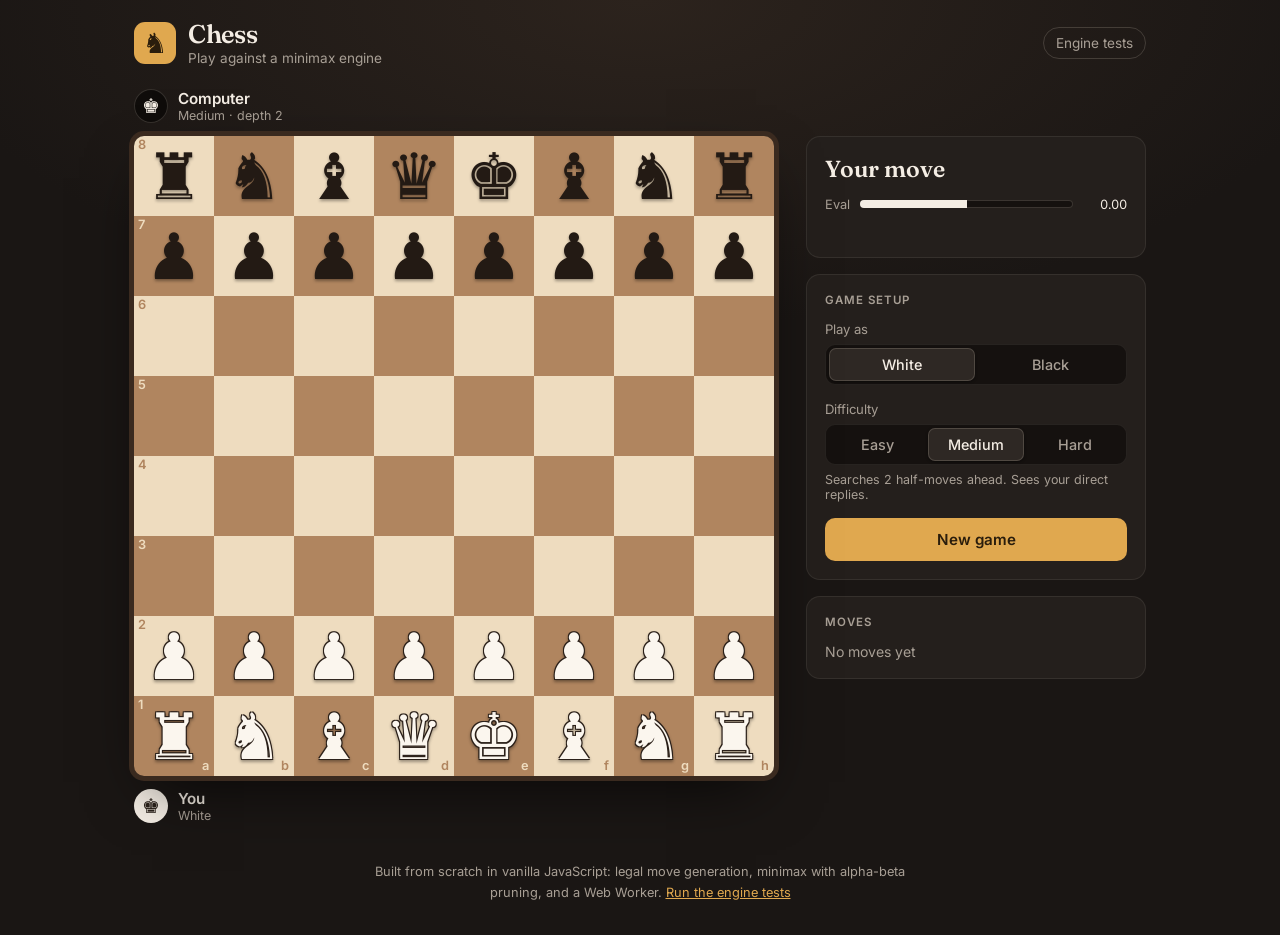
<file: index.html>
<!DOCTYPE html>
<html lang="en">
<head>
  <!-- The charset line lets the browser show the chess symbols (♚ ♛ ...) correctly. -->
  <meta charset="UTF-8">
  <!-- This line makes the page fit phone screens instead of showing a tiny desktop page. -->
  <meta name="viewport" content="width=device-width, initial-scale=1.0">
  <meta name="description" content="Play chess against a minimax engine with alpha-beta pruning, built from scratch in vanilla JavaScript.">
  <meta name="theme-color" content="#1a1614">
  <title>Chess vs Computer</title>

  <!-- Fonts: Fraunces for headings, Inter for everything else. If they fail
       to load, the page falls back to system fonts (see style.css). -->
  <link rel="preconnect" href="https://fonts.googleapis.com">
  <link rel="preconnect" href="https://fonts.gstatic.com" crossorigin>
  <link rel="stylesheet" href="https://fonts.googleapis.com/css2?family=Fraunces:opsz,wght@9..144,600&family=Inter:wght@400;500;600&display=swap">
  <link rel="stylesheet" href="css/style.css">
</head>
<body>
  <div class="app">
    <header class="topbar">
      <div class="brand">
        <span class="brand-mark" aria-hidden="true">♞&#xFE0E;</span>
        <div>
          <h1>Chess</h1>
          <p class="tagline">Play against a minimax engine</p>
        </div>
      </div>
      <a class="tests-link" href="tests.html">Engine tests</a>
    </header>

    <main class="layout">
      <!-- Left (or top, on phones): the board with a player bar above and below. -->
      <section class="board-column" aria-label="Game">
        <div id="opponent-bar" class="player-bar"></div>

        <div class="board-wrap">
          <!-- The board starts empty. JavaScript (ui.js) fills it with 64 squares. -->
          <div id="board" class="board" aria-label="Chessboard"></div>

          <!-- Shown over the board when the game ends. -->
          <div id="result" class="result" hidden>
            <div class="result-card">
              <p id="result-title" class="result-title"></p>
              <p id="result-text" class="result-text"></p>
              <div class="result-actions">
                <button id="result-new-game" type="button" class="primary">New game</button>
                <button id="result-close" type="button" class="secondary">View board</button>
              </div>
            </div>
          </div>
        </div>

        <div id="player-bar" class="player-bar"></div>
      </section>

      <!-- Right (or below, on phones): status, settings and the move list. -->
      <aside class="panel">
        <section class="card status-card">
          <p id="status" class="status">Your move</p>
          <div class="eval" title="Evaluation: positive means White is better">
            <span class="eval-label">Eval</span>
            <div class="eval-bar"><div id="eval-fill" class="eval-fill"></div></div>
            <span id="eval-text" class="eval-text">0.00</span>
          </div>
          <!-- What the computer did last (depth, positions searched, time). -->
          <p id="ai-info" class="ai-info"></p>
        </section>

        <section class="card">
          <h2>Game setup</h2>

          <!-- Your side applies when you press New game. -->
          <div class="field">
            <span class="field-label">Play as</span>
            <div class="segmented" role="radiogroup" aria-label="Play as">
              <input type="radio" name="side" id="side-w" value="w" checked>
              <label for="side-w">White</label>
              <input type="radio" name="side" id="side-b" value="b">
              <label for="side-b">Black</label>
            </div>
          </div>

          <!-- Difficulty = how many half-moves ahead the computer searches.
               It applies to the computer's next move. -->
          <div class="field">
            <span class="field-label">Difficulty</span>
            <div class="segmented" role="radiogroup" aria-label="Difficulty">
              <input type="radio" name="difficulty" id="difficulty-1" value="1">
              <label for="difficulty-1">Easy</label>
              <input type="radio" name="difficulty" id="difficulty-2" value="2" checked>
              <label for="difficulty-2">Medium</label>
              <input type="radio" name="difficulty" id="difficulty-4" value="4">
              <label for="difficulty-4">Hard</label>
            </div>
            <p id="difficulty-hint" class="hint"></p>
          </div>

          <button id="new-game" type="button" class="primary">New game</button>
        </section>

        <section class="card moves-card">
          <h2>Moves</h2>
          <ol id="move-history" class="move-list"></ol>
        </section>
      </aside>
    </main>

    <footer class="footer">
      Built from scratch in vanilla JavaScript: legal move generation, minimax with
      alpha-beta pruning, and a Web Worker. <a href="tests.html">Run the engine tests</a>
    </footer>
  </div>

  <!--
    The order of these scripts matters: each file can use what the files
    before it defined. board.js (the data) comes first, rules.js (how
    pieces move) next, evaluate.js (scoring positions), ai.js (the search),
    notation.js (writing moves as text), then ui.js (drawing), and main.js
    (which starts everything) last.
    (The AI normally runs in js/ai-worker.js, which loads its own copies;
    ai.js is loaded here too as a backup — see main.js.)
  -->
  <script src="js/board.js"></script>
  <script src="js/rules.js"></script>
  <script src="js/evaluate.js"></script>
  <script src="js/ai.js"></script>
  <script src="js/notation.js"></script>
  <script src="js/ui.js"></script>
  <script src="js/main.js"></script>
</body>
</html>
</file>
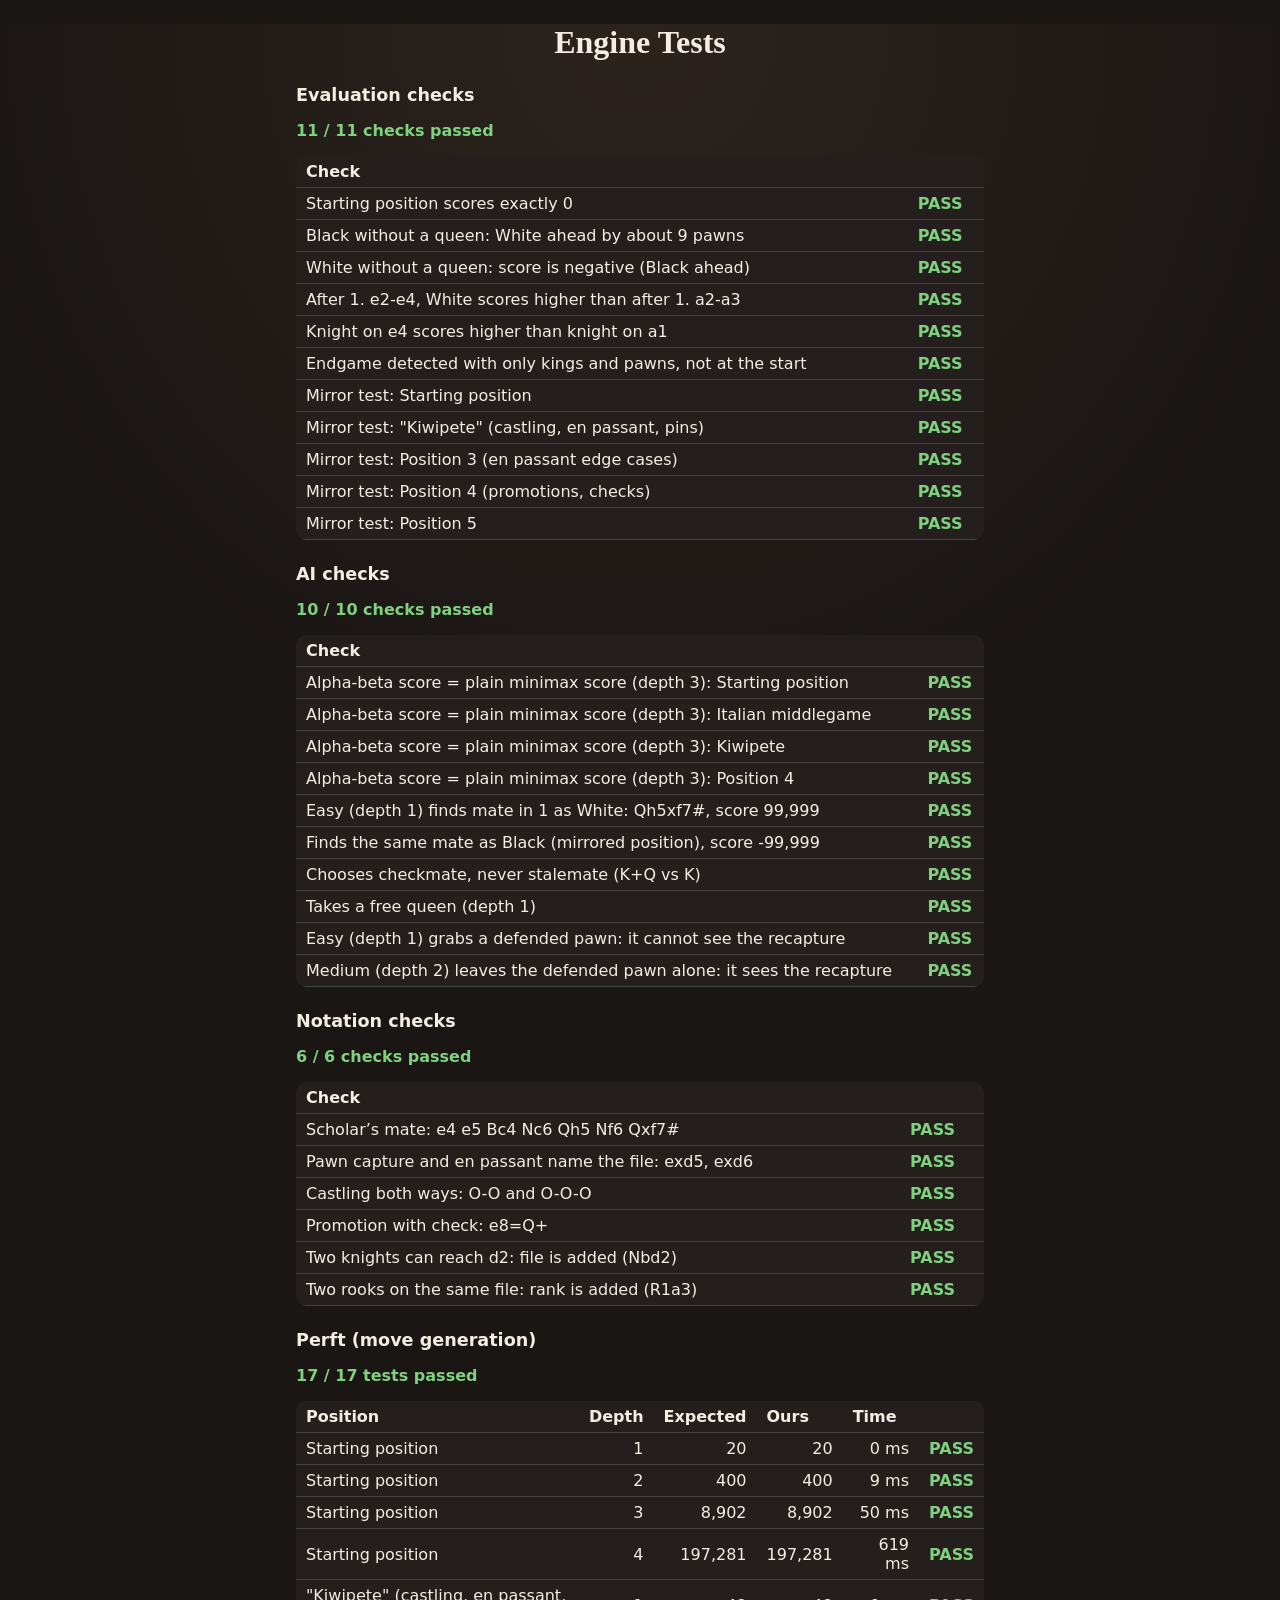
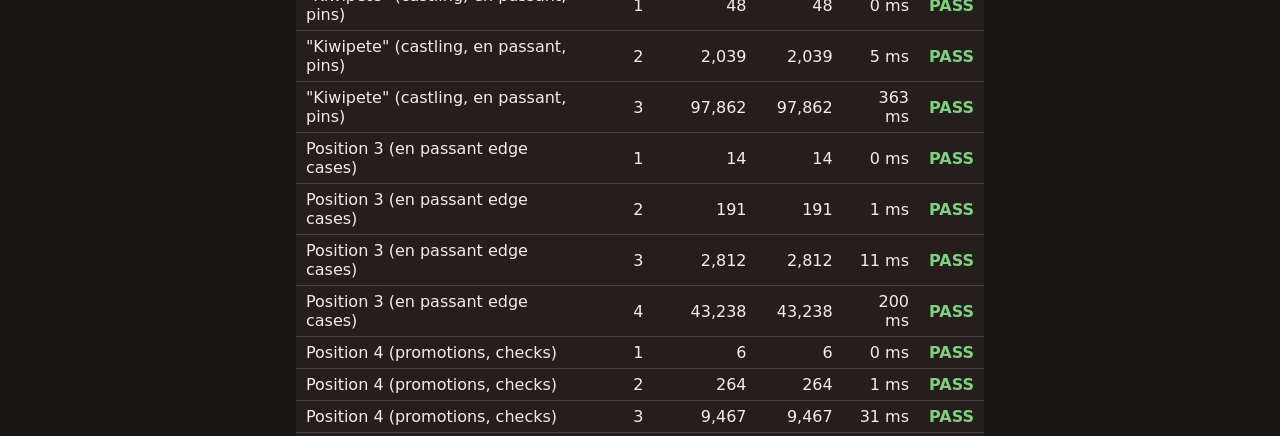
<file: tests.html>
<!DOCTYPE html>
<html lang="en">
<head>
  <meta charset="UTF-8">
  <meta name="viewport" content="width=device-width, initial-scale=1.0">
  <title>Engine Tests</title>
  <link rel="stylesheet" href="css/style.css">
  <style>
    header h1 { text-align: center; font-family: var(--font-display); font-weight: 600; margin: 24px 0 8px; }
    .tests { max-width: 720px; margin: 0 auto; padding: 0 16px 16px; }
    h2 { font-size: 1.1rem; margin: 24px 0 8px; }
    table { width: 100%; border-collapse: collapse; background: var(--surface); border-radius: 10px; overflow: hidden; }
    th, td { padding: 6px 10px; text-align: left; border-bottom: 1px solid #444; }
    td.num { text-align: right; font-variant-numeric: tabular-nums; }
    .pass { color: #7fd17f; font-weight: bold; }
    .fail { color: #ff6b6b; font-weight: bold; }
  </style>
</head>
<body>
  <header><h1>Engine Tests</h1></header>

  <!-- This page checks the engine using the same files as the game. -->
  <main class="tests">
    <h2>Evaluation checks</h2>
    <p id="eval-summary"></p>
    <table>
      <thead><tr><th>Check</th><th></th></tr></thead>
      <tbody id="eval-results"></tbody>
    </table>

    <h2>AI checks</h2>
    <p id="ai-summary">Running…</p>
    <table>
      <thead><tr><th>Check</th><th></th></tr></thead>
      <tbody id="ai-results"></tbody>
    </table>

    <h2>Notation checks</h2>
    <p id="san-summary">Running…</p>
    <table>
      <thead><tr><th>Check</th><th></th></tr></thead>
      <tbody id="san-results"></tbody>
    </table>

    <h2>Perft (move generation)</h2>
    <p id="summary">Running… (the browser may pause for a few seconds)</p>
    <table>
      <thead>
        <tr><th>Position</th><th>Depth</th><th>Expected</th><th>Ours</th><th>Time</th><th></th></tr>
      </thead>
      <tbody id="results"></tbody>
    </table>
    <p><a href="index.html" style="color: var(--accent)">Back to the game</a></p>
  </main>

  <script src="js/board.js"></script>
  <script src="js/rules.js"></script>
  <script src="js/evaluate.js"></script>
  <script src="js/ai.js"></script>
  <script src="js/notation.js"></script>
  <script src="js/perft.js"></script>
  <script>
    // ----------------------------------------------------------------------
    // Evaluation checks
    // ----------------------------------------------------------------------

    // Mirror a position: flip the board upside down and swap the colours of
    // every piece (and whose turn it is). The mirrored position is exactly
    // as good for Black as the original was for White, so a correct
    // evaluation must give the same number with the opposite sign.
    function mirrorGame(game) {
      const swap = piece => piece === null ? null : (piece[0] === 'w' ? 'b' : 'w') + piece[1];
      return {
        board: game.board.slice().reverse().map(row => row.map(swap)),
        turn: game.turn === 'w' ? 'b' : 'w',
        castling: { wK: game.castling.bK, wQ: game.castling.bQ, bK: game.castling.wK, bQ: game.castling.wQ },
        enPassant: game.enPassant && { row: 7 - game.enPassant.row, col: game.enPassant.col },
        history: [],
      };
    }

    // Play moves given as text like 'e2-e4' from the starting position.
    function gameAfter(moveTexts) {
      let game = createGame();
      for (const text of moveTexts) {
        game = applyMove(game, generateLegalMoves(game).find(m => moveToText(m) === text));
      }
      return game;
    }

    const EVAL_CHECKS = [
      {
        name: 'Starting position scores exactly 0',
        run: () => evaluate(createGame()) === 0,
      },
      {
        name: 'Black without a queen: White ahead by about 9 pawns',
        run: () => {
          const score = evaluate(createGameFromFEN('rnb1kbnr/pppppppp/8/8/8/8/PPPPPPPP/RNBQKBNR w KQkq - 0 1'));
          return score > 800 && score < 1000;
        },
      },
      {
        name: 'White without a queen: score is negative (Black ahead)',
        run: () => evaluate(createGameFromFEN('rnbqkbnr/pppppppp/8/8/8/8/PPPPPPPP/RNB1KBNR w KQkq - 0 1')) < -800,
      },
      {
        name: 'After 1. e2-e4, White scores higher than after 1. a2-a3',
        run: () => evaluate(gameAfter(['e2-e4'])) > evaluate(gameAfter(['a2-a3'])),
      },
      {
        name: 'Knight on e4 scores higher than knight on a1',
        run: () => evaluate(createGameFromFEN('4k3/8/8/8/4N3/8/8/4K3 w - - 0 1')) >
                   evaluate(createGameFromFEN('4k3/8/8/8/8/8/8/N3K3 w - - 0 1')),
      },
      {
        name: 'Endgame detected with only kings and pawns, not at the start',
        run: () => isEndgame(createGameFromFEN('4k3/pppp4/8/8/8/8/PPPP4/4K3 w - - 0 1').board) &&
                   !isEndgame(createGame().board),
      },
      // The mirror test, on every perft position (they are varied and tricky).
      ...PERFT_TESTS.map(test => ({
        name: 'Mirror test: ' + test.name,
        run: () => {
          const game = createGameFromFEN(test.fen);
          return evaluate(mirrorGame(game)) === -evaluate(game);
        },
      })),
    ];

    // ----------------------------------------------------------------------
    // AI checks
    // ----------------------------------------------------------------------

    // Plain minimax WITHOUT alpha-beta and without move ordering: it looks
    // at every single position. Slow, but obviously correct, so we use it
    // to check that pruning never changes the answer, only the speed.
    function plainMinimax(game, depth, ply) {
      if (depth === 0) return hasLegalMove(game) ? evaluate(game) : noMovesScore(game, ply);
      const moves = generateLegalMoves(game);
      if (moves.length === 0) return noMovesScore(game, ply);
      const scores = moves.map(m => plainMinimax(applyMove(game, m), depth - 1, ply + 1));
      return game.turn === 'w' ? Math.max(...scores) : Math.min(...scores);
    }

    const ITALIAN_FEN = 'r1bqk2r/pppp1ppp/2n2n2/2b1p3/2B1P3/2NP1N2/PPP2PPP/R1BQK2R w KQkq - 0 1';
    // After 1.e4 e5 2.Bc4 Nc6 3.Qh5 Nf6?? — White can mate with Qxf7.
    const SCHOLARS_FEN = 'r1bqkb1r/pppp1ppp/2n2n2/4p2Q/2B1P3/8/PPPP1PPP/RNB1K1NR w KQkq - 4 4';
    // White's queen can take the d5 pawn, but the c6 pawn takes back.
    const DEFENDED_PAWN_FEN = '4k3/8/2p5/3p4/8/8/3Q4/4K3 w - - 0 1';

    const AI_CHECKS = [
      ...[['Starting position', PERFT_TESTS[0].fen], ['Italian middlegame', ITALIAN_FEN],
          ['Kiwipete', PERFT_TESTS[1].fen], ['Position 4', PERFT_TESTS[3].fen]].map(([name, fen]) => ({
        name: 'Alpha-beta score = plain minimax score (depth 3): ' + name,
        run: () => {
          const game = createGameFromFEN(fen);
          return findBestMove(game, 3).score === plainMinimax(game, 3, 0);
        },
      })),
      {
        name: 'Easy (depth 1) finds mate in 1 as White: Qh5xf7#, score 99,999',
        run: () => {
          const r = findBestMove(createGameFromFEN(SCHOLARS_FEN), 1);
          return moveToText(r.move) === 'Qh5xf7' && r.score === MATE_SCORE - 1;
        },
      },
      {
        name: 'Finds the same mate as Black (mirrored position), score -99,999',
        run: () => {
          const r = findBestMove(mirrorGame(createGameFromFEN(SCHOLARS_FEN)), 1);
          return moveToText(r.move) === 'Qh4xf2' && r.score === -(MATE_SCORE - 1);
        },
      },
      {
        name: 'Chooses checkmate, never stalemate (K+Q vs K)',
        run: () => {
          const game = createGameFromFEN('7k/8/6K1/8/8/8/8/5Q2 w - - 0 1');
          const r = findBestMove(game, 2);
          return getGameStatus(applyMove(game, r.move)).result === 'checkmate';
        },
      },
      {
        name: 'Takes a free queen (depth 1)',
        run: () => moveToText(findBestMove(createGameFromFEN('4k3/8/8/3q4/8/4N3/8/4K3 w - - 0 1'), 1).move) === 'Ne3xd5',
      },
      {
        name: 'Easy (depth 1) grabs a defended pawn: it cannot see the recapture',
        run: () => moveToText(findBestMove(createGameFromFEN(DEFENDED_PAWN_FEN), 1).move) === 'Qd2xd5',
      },
      {
        name: 'Medium (depth 2) leaves the defended pawn alone: it sees the recapture',
        run: () => moveToText(findBestMove(createGameFromFEN(DEFENDED_PAWN_FEN), 2).move) !== 'Qd2xd5',
      },
    ];

    // ----------------------------------------------------------------------
    // Notation checks
    // ----------------------------------------------------------------------

    // Play moves given in long notation ('e2-e4') from a FEN position and
    // return them in standard notation (SAN).
    function sanOf(fen, moveTexts) {
      let game = createGameFromFEN(fen);
      const result = [];
      for (const text of moveTexts) {
        const move = generateLegalMoves(game).find(m => moveToText(m) === text);
        result.push(moveToSAN(game, move));
        game = applyMove(game, move);
      }
      return result.join(' ');
    }

    const START = PERFT_TESTS[0].fen;

    const SAN_CHECKS = [
      {
        name: 'Scholar’s mate: e4 e5 Bc4 Nc6 Qh5 Nf6 Qxf7#',
        run: () => sanOf(START, ['e2-e4', 'e7-e5', 'Bf1-c4', 'Nb8-c6', 'Qd1-h5', 'Ng8-f6', 'Qh5xf7']) ===
          'e4 e5 Bc4 Nc6 Qh5 Nf6 Qxf7#',
      },
      {
        name: 'Pawn capture and en passant name the file: exd5, exd6',
        run: () => sanOf('4k3/8/8/3pP3/8/8/8/4K3 w - d6 0 1', ['e5xd6']) === 'exd6' &&
          sanOf(START, ['e2-e4', 'd7-d5', 'e4xd5']) === 'e4 d5 exd5',
      },
      {
        name: 'Castling both ways: O-O and O-O-O',
        run: () => sanOf('r3k2r/8/8/8/8/8/8/R3K2R w KQkq - 0 1', ['O-O', 'O-O-O']) === 'O-O O-O-O',
      },
      {
        name: 'Promotion with check: e8=Q+',
        run: () => sanOf('7k/4P3/8/8/8/8/8/K7 w - - 0 1', ['e7-e8=Q']) === 'e8=Q+',
      },
      {
        name: 'Two knights can reach d2: file is added (Nbd2)',
        run: () => sanOf('4k3/8/8/8/8/5N2/8/1N2K3 w - - 0 1', ['Nb1-d2']) === 'Nbd2',
      },
      {
        name: 'Two rooks on the same file: rank is added (R1a3)',
        run: () => sanOf('4k3/8/8/R7/8/8/8/R3K3 w - - 0 1', ['Ra1-a3']) === 'R1a3',
      },
    ];

    // Run a list of checks one at a time, adding a row for each.
    async function runChecks(checks, bodyId, summaryId) {
      const body = document.getElementById(bodyId);
      let passed = 0;
      for (const check of checks) {
        await new Promise(resolve => setTimeout(resolve, 0)); // let the page redraw
        const pass = check.run();
        if (pass) passed++;
        const tr = document.createElement('tr');
        tr.innerHTML = '<td>' + check.name + '</td>' +
          '<td class="' + (pass ? 'pass">PASS' : 'fail">FAIL') + '</td>';
        body.appendChild(tr);
      }
      const summary = document.getElementById(summaryId);
      summary.textContent = passed + ' / ' + checks.length + ' checks passed';
      summary.className = passed === checks.length ? 'pass' : 'fail';
    }

    // ----------------------------------------------------------------------
    // Perft
    // ----------------------------------------------------------------------
    const resultsElement = document.getElementById('results');
    const summaryElement = document.getElementById('summary');

    function addRow(r) {
      const tr = document.createElement('tr');
      tr.innerHTML =
        '<td>' + r.name + '</td>' +
        '<td class="num">' + r.depth + '</td>' +
        '<td class="num">' + r.expected.toLocaleString('en') + '</td>' +
        '<td class="num">' + r.actual.toLocaleString('en') + '</td>' +
        '<td class="num">' + r.ms + ' ms</td>' +
        '<td class="' + (r.pass ? 'pass">PASS' : 'fail">FAIL') + '</td>';
      resultsElement.appendChild(tr);
    }

    // Run the tests one at a time. The short pause (setTimeout) between
    // them gives the browser a chance to draw each new row.
    async function runPerft() {
      let passed = 0;
      let total = 0;
      for (const test of PERFT_TESTS) {
        for (let depth = 1; depth <= test.expected.length; depth++) {
          await new Promise(resolve => setTimeout(resolve, 0));
          const result = runPerftCase(test, depth);
          addRow(result);
          total++;
          if (result.pass) passed++;
        }
      }
      summaryElement.textContent = passed + ' / ' + total + ' tests passed';
      summaryElement.className = passed === total ? 'pass' : 'fail';
    }

    async function runAll() {
      await runChecks(EVAL_CHECKS, 'eval-results', 'eval-summary');
      await runChecks(AI_CHECKS, 'ai-results', 'ai-summary');
      await runChecks(SAN_CHECKS, 'san-results', 'san-summary');
      await runPerft();
    }

    runAll();
  </script>
</body>
</html>
</file>
<file: css/style.css>
/* =====================================================================
   Walnut theme: a warm wood board on an espresso page, with amber accents.
   ===================================================================== */

/* ===== Design tokens: every colour, font and size lives here ===== */
:root {
  /* Page and surfaces */
  --bg: #1a1614;
  --surface: #241f1c;
  --surface-raised: #2e2824;
  --surface-sunken: #15110f;
  --border: rgba(255, 240, 220, 0.08);
  --border-strong: rgba(255, 240, 220, 0.16);

  /* Text */
  --text: #f4ede4;
  --text-muted: #a89f95;

  /* Accent (buttons, highlights) */
  --accent: #e0a84f;
  --accent-hover: #ecb963;
  --accent-ink: #2a1d0c; /* text on top of the accent colour */
  --danger: #ef7a6e;

  /* Board */
  --light-square: #eedcbf;
  --dark-square: #b0855f;
  --frame: #3a2a1f;
  --highlight: rgba(232, 178, 82, 0.42);
  --highlight-strong: rgba(232, 178, 82, 0.68);
  --hint: rgba(52, 34, 20, 0.3); /* legal-move dots and rings */

  /* Fonts (the second names are fallbacks if the web fonts don't load) */
  --font-body: "Inter", system-ui, -apple-system, "Segoe UI", Roboto, sans-serif;
  --font-display: "Fraunces", Georgia, "Times New Roman", serif;

  --radius: 14px;

  /* Board size. On phones: the screen width minus the 16px margins.
     Everything on the board (pieces, dots, labels) is sized from this. */
  --board-size: min(calc(100vw - 32px), 560px);
  --square: calc(var(--board-size) / 8);
}

/* On wide screens the board grows to fit the window height, but leaves
   room for the side panel. */
@media (min-width: 960px) {
  :root {
    --board-size: max(380px, min(640px, calc(100vh - 190px), calc(100vw - 460px)));
  }
}

* {
  box-sizing: border-box;
}

html {
  background: var(--bg);
}

body {
  margin: 0;
  min-height: 100vh;
  color: var(--text);
  font-family: var(--font-body);
  /* A soft warm glow at the top of the page. */
  background: radial-gradient(ellipse 80% 50% at 50% 0%, #2c231d 0%, var(--bg) 70%) no-repeat, var(--bg);
  -webkit-font-smoothing: antialiased;
}

a {
  color: var(--accent);
}

.app {
  max-width: 1120px;
  margin: 0 auto;
  padding: 20px 16px 32px;
}

/* ===== Header ===== */
.topbar {
  display: flex;
  align-items: center;
  justify-content: space-between;
  gap: 16px;
  max-width: calc(var(--board-size) + 340px + 32px);
  margin: 0 auto 20px;
}

.brand {
  display: flex;
  align-items: center;
  gap: 12px;
}

.brand-mark {
  display: grid;
  place-items: center;
  width: 42px;
  height: 42px;
  border-radius: 11px;
  background: var(--accent);
  color: var(--accent-ink);
  font-size: 28px;
  line-height: 1;
}

.brand h1 {
  margin: 0;
  font-family: var(--font-display);
  font-size: 1.6rem;
  font-weight: 600;
  letter-spacing: -0.01em;
  line-height: 1.1;
}

.tagline {
  margin: 2px 0 0;
  font-size: 0.85rem;
  color: var(--text-muted);
}

.tests-link {
  font-size: 0.85rem;
  color: var(--text-muted);
  text-decoration: none;
  padding: 7px 12px;
  border: 1px solid var(--border-strong);
  border-radius: 999px;
  transition: color 0.15s, border-color 0.15s;
}

.tests-link:hover {
  color: var(--text);
  border-color: var(--accent);
}

/* ===== Page layout =====
   Phones: everything stacked in one column.
   Wide screens: board on the left, panel on the right. */
.layout {
  display: flex;
  flex-direction: column;
  align-items: center;
  gap: 20px;
}

@media (min-width: 960px) {
  .layout {
    flex-direction: row;
    justify-content: center;
    align-items: flex-start;
    gap: 32px;
  }
}

.board-column {
  width: var(--board-size);
  display: flex;
  flex-direction: column;
  gap: 10px;
}

/* ===== Player bars ===== */
.player-bar {
  display: flex;
  align-items: center;
  gap: 10px;
  min-height: 40px;
}

.avatar {
  display: grid;
  place-items: center;
  flex: none;
  width: 34px;
  height: 34px;
  border-radius: 50%;
  font-size: 20px;
  line-height: 1;
}

.avatar.white {
  background: #f4ede4;
  color: #2a211a;
}

.avatar.black {
  background: #0f0c0a;
  color: #f4ede4;
  box-shadow: inset 0 0 0 1px var(--border-strong);
}

.player-names {
  display: flex;
  flex-direction: column;
  line-height: 1.25;
}

.player-name {
  font-weight: 600;
  font-size: 0.95rem;
}

.player-detail {
  font-size: 0.78rem;
  color: var(--text-muted);
}

.captured {
  display: flex;
  align-items: center;
  flex-wrap: wrap;
  margin-left: 4px;
  font-size: 1.05rem;
  line-height: 1;
}

.captured-piece {
  margin-right: -0.15em; /* pieces overlap a little, like a small stack */
}

.captured-piece.white {
  color: #f4ede4;
}

.captured-piece.black {
  color: #8a7f74;
}

.material-lead {
  margin-left: 8px;
  font-size: 0.8rem;
  font-weight: 600;
  color: var(--text-muted);
}

/* "Thinking" with three pulsing dots, pushed to the right edge. */
.thinking {
  display: inline-flex;
  align-items: center;
  gap: 4px;
  margin-left: auto;
  padding: 5px 10px;
  border-radius: 999px;
  background: rgba(224, 168, 79, 0.12);
  color: var(--accent);
  font-size: 0.78rem;
  font-weight: 500;
}

.thinking i {
  width: 5px;
  height: 5px;
  border-radius: 50%;
  background: currentColor;
  animation: thinking-dot 1.2s ease-in-out infinite;
}

.thinking i:nth-child(2) { animation-delay: 0.15s; }
.thinking i:nth-child(3) { animation-delay: 0.3s; }

@keyframes thinking-dot {
  0%, 80%, 100% { opacity: 0.25; transform: translateY(0); }
  40% { opacity: 1; transform: translateY(-2px); }
}

/* ===== The board ===== */
.board-wrap {
  position: relative; /* the result card is placed on top of the board */
  border-radius: 10px;
  /* A thin dark-wood frame plus a deep soft shadow underneath. */
  box-shadow:
    0 0 0 5px var(--frame),
    0 24px 60px -18px rgba(0, 0, 0, 0.75);
}

/* CSS Grid splits the board into 8 equal columns and 8 equal rows. */
.board {
  display: grid;
  grid-template-columns: repeat(8, 1fr);
  grid-template-rows: repeat(8, 1fr);
  width: var(--board-size);
  height: var(--board-size);
  border-radius: 10px;
  user-select: none;   /* no text highlighting while clicking or dragging */
  touch-action: none;  /* on phones, dragging a piece must not scroll the page */
}

.square {
  position: relative; /* lets highlights, dots and labels sit inside it */
  display: flex;
  align-items: center;
  justify-content: center;
}

.square.light { background: var(--light-square); }
.square.dark  { background: var(--dark-square); }

/* Round the four corner squares to match the board's rounded corners.
   (We don't use overflow: hidden on the board, because a dragged piece
   must be able to move outside it.) */
.square:nth-child(1)  { border-top-left-radius: 10px; }
.square:nth-child(8)  { border-top-right-radius: 10px; }
.square:nth-child(57) { border-bottom-left-radius: 10px; }
.square:nth-child(64) { border-bottom-right-radius: 10px; }

/* ===== Square highlights =====
   ::before is a see-through colour layer on top of the square, so the
   highlight tints the wood instead of replacing it. */
.square::before {
  content: "";
  position: absolute;
  inset: 0;
  border-radius: inherit;
  pointer-events: none;
}

.square.last-move::before { background: var(--highlight); }
.square.selected::before  { background: var(--highlight-strong); }

/* Check: a red glow behind the king, which "pops" in once. */
.square.in-check::before {
  background: radial-gradient(circle, rgba(229, 72, 60, 0.95) 0%, rgba(229, 72, 60, 0.55) 38%, rgba(229, 72, 60, 0) 72%);
  animation: check-pop 0.45s ease-out;
}

@keyframes check-pop {
  0%   { opacity: 0; transform: scale(0.5); }
  60%  { opacity: 1; transform: scale(1.08); }
  100% { transform: scale(1); }
}

/* Legal moves: a small soft dot on empty squares... */
.square.move-target::after {
  content: "";
  position: absolute;
  z-index: 3;
  width: 26%;
  height: 26%;
  border-radius: 50%;
  background: var(--hint);
  pointer-events: none;
  transition: transform 0.12s ease-out, background-color 0.12s;
}

/* ...and a thin ring around pieces that can be captured. */
.square.capture-target::after {
  content: "";
  position: absolute;
  z-index: 3;
  inset: 4%;
  border-radius: 50%;
  border: calc(var(--square) * 0.075) solid var(--hint);
  pointer-events: none;
}

.square.move-target,
.square.capture-target {
  cursor: pointer;
}

/* Only on devices with a mouse: hovering a target enlarges its dot. */
@media (hover: hover) {
  .square.move-target:hover::after {
    transform: scale(1.4);
    background: rgba(52, 34, 20, 0.42);
  }
  .square.capture-target:hover::before {
    background: var(--highlight);
  }
}

/* While dragging, the square under the pointer gets a soft outline. */
.square.drag-over {
  box-shadow: inset 0 0 0 calc(var(--square) * 0.05) rgba(255, 250, 240, 0.75);
}

/* ===== Pieces =====
   A piece is a text character, so its size is a font size: about 80% of
   a square. A small drop shadow lifts it off the board. */
.piece {
  position: relative;
  z-index: 2;
  font-size: calc(var(--square) * 0.8);
  line-height: 1;
  cursor: grab;
  filter: drop-shadow(0 2px 1.5px rgba(0, 0, 0, 0.35));
}

/* The same filled symbol for both colours, painted with CSS.
   White pieces get a dark outline (made with text-shadow). */
.piece.white {
  color: #fbf6ee;
  text-shadow:
    -1px -1px 0 #2b2019, 1px -1px 0 #2b2019,
    -1px  1px 0 #2b2019, 1px  1px 0 #2b2019;
}

.piece.black {
  color: #231a14;
}

/* A piece that is sliding is drawn above the other pieces. */
.piece.moving {
  z-index: 20;
}

/* A piece being dragged: on top of everything, slightly bigger, a deeper
   shadow, and invisible to the pointer (so we can see which square is
   underneath it). */
.piece.dragging {
  z-index: 30;
  cursor: grabbing;
  pointer-events: none;
  filter: drop-shadow(0 8px 6px rgba(0, 0, 0, 0.4));
}

/* The fading copy of a captured piece (see showCaptureEffect in ui.js). */
.piece.captured-ghost {
  position: absolute;
  inset: 0;
  z-index: 1;
  display: flex;
  align-items: center;
  justify-content: center;
  pointer-events: none;
}

/* ===== Coordinate labels (a–h along the bottom, 1–8 down the left) ===== */
.coord {
  position: absolute;
  z-index: 2;
  font-size: calc(var(--square) * 0.16);
  font-weight: 600;
  line-height: 1;
  pointer-events: none;
}

.coord.rank { top: 4%; left: 5%; }
.coord.file { bottom: 4%; right: 6%; }

/* A label uses the colour of the *other* square type so it is readable. */
.square.light .coord { color: var(--dark-square); }
.square.dark  .coord { color: var(--light-square); }

/* ===== Game over card (on top of the board) ===== */
.result {
  position: absolute;
  inset: 0;
  z-index: 40;
  display: flex;
  align-items: center;
  justify-content: center;
  padding: 16px;
  border-radius: 10px;
  background: rgba(20, 15, 12, 0.5);
  backdrop-filter: blur(2px);
  animation: fade-in 0.3s ease-out;
}

/* The `hidden` attribute must win over display: flex above. */
.result[hidden] {
  display: none;
}

.result-card {
  width: min(340px, 100%);
  padding: 24px 28px;
  text-align: center;
  background: var(--surface-raised);
  border: 1px solid var(--border-strong);
  border-radius: 18px;
  box-shadow: 0 24px 48px -12px rgba(0, 0, 0, 0.6);
  animation: rise-in 0.35s cubic-bezier(0.22, 1, 0.36, 1);
}

.result-title {
  margin: 0;
  font-family: var(--font-display);
  font-size: 1.8rem;
  font-weight: 600;
}

.result-text {
  margin: 6px 0 18px;
  color: var(--text-muted);
}

.result-actions {
  display: flex;
  gap: 8px;
}

.result-actions button {
  flex: 1;
}

@keyframes fade-in {
  from { opacity: 0; }
}

@keyframes rise-in {
  from { opacity: 0; transform: translateY(12px) scale(0.97); }
}

/* ===== Side panel ===== */
.panel {
  display: flex;
  flex-direction: column;
  gap: 16px;
  width: var(--board-size);
}

@media (min-width: 960px) {
  .panel {
    width: 340px;
    /* line the panel up with the board, below the top player bar */
    margin-top: 50px;
  }
}

.card {
  background: var(--surface);
  border: 1px solid var(--border);
  border-radius: var(--radius);
  padding: 18px;
}

.card h2 {
  margin: 0 0 14px;
  font-size: 0.72rem;
  font-weight: 600;
  letter-spacing: 0.09em;
  text-transform: uppercase;
  color: var(--text-muted);
}

/* Status */
.status {
  margin: 0 0 14px;
  font-family: var(--font-display);
  font-size: 1.45rem;
  font-weight: 600;
  line-height: 1.2;
}

.status.is-check { color: var(--danger); }
.status.game-over { color: var(--accent); }

/* Evaluation bar */
.eval {
  display: flex;
  align-items: center;
  gap: 10px;
  font-size: 0.8rem;
  color: var(--text-muted);
}

.eval-bar {
  flex: 1;
  height: 8px;
  border-radius: 999px;
  overflow: hidden;
  background: var(--surface-sunken);
  box-shadow: inset 0 0 0 1px var(--border-strong);
}

.eval-fill {
  width: 50%;
  height: 100%;
  background: #f4ede4;
  transition: width 0.45s cubic-bezier(0.22, 1, 0.36, 1);
}

.eval-text {
  min-width: 3.4em;
  text-align: right;
  color: var(--text);
  font-variant-numeric: tabular-nums;
}

.ai-info {
  margin: 12px 0 0;
  min-height: 1.2em; /* keeps the layout from jumping when it's empty */
  font-size: 0.8rem;
  color: var(--text-muted);
}

/* Settings */
.field {
  margin-bottom: 16px;
}

.field-label {
  display: block;
  margin-bottom: 7px;
  font-size: 0.82rem;
  color: var(--text-muted);
}

.hint {
  margin: 7px 0 0;
  font-size: 0.78rem;
  color: var(--text-muted);
}

/* Segmented control: radio buttons styled as one row of toggle buttons.
   The real radio circles are hidden; each <label> acts as the button, and
   the checked one gets a raised look. */
.segmented {
  display: grid;
  grid-auto-flow: column;
  grid-auto-columns: 1fr;
  gap: 3px;
  padding: 3px;
  background: var(--surface-sunken);
  border: 1px solid var(--border);
  border-radius: 10px;
}

.segmented input {
  position: absolute;
  opacity: 0;
  pointer-events: none;
}

.segmented label {
  padding: 8px 6px;
  border-radius: 7px;
  text-align: center;
  font-size: 0.9rem;
  font-weight: 500;
  color: var(--text-muted);
  cursor: pointer;
  transition: background-color 0.15s, color 0.15s;
}

.segmented label:hover {
  color: var(--text);
}

.segmented input:checked + label {
  background: var(--surface-raised);
  color: var(--text);
  box-shadow: 0 1px 3px rgba(0, 0, 0, 0.45), inset 0 0 0 1px var(--border-strong);
}

/* Keyboard users see where they are. */
.segmented input:focus-visible + label {
  outline: 2px solid var(--accent);
  outline-offset: 1px;
}

/* Buttons */
button {
  font-family: inherit;
  cursor: pointer;
}

button.primary,
button.secondary {
  padding: 12px 16px;
  border-radius: 10px;
  font-size: 0.95rem;
  font-weight: 600;
  white-space: nowrap;
  transition: background-color 0.15s, border-color 0.15s, transform 0.1s;
}

button.primary {
  width: 100%;
  background: var(--accent);
  color: var(--accent-ink);
  border: none;
}

button.primary:hover { background: var(--accent-hover); }

button.secondary {
  background: transparent;
  color: var(--text);
  border: 1px solid var(--border-strong);
}

button.secondary:hover { border-color: var(--text-muted); }

button:active { transform: scale(0.98); }

button:focus-visible {
  outline: 2px solid var(--accent);
  outline-offset: 2px;
}

/* Move list: numbered rows with White's and Black's moves side by side. */
.move-list {
  margin: 0;
  padding: 0;
  list-style: none;
  max-height: 220px;
  overflow-y: auto;
  font-size: 0.92rem;
  font-variant-numeric: tabular-nums;
}

@media (min-width: 960px) {
  .move-list {
    max-height: 260px;
  }
}

.move-row {
  display: grid;
  grid-template-columns: 2.6em 1fr 1fr;
  padding: 5px 8px;
  border-radius: 6px;
}

.move-row:nth-child(odd) {
  background: rgba(255, 240, 220, 0.03);
}

.move-number {
  color: var(--text-muted);
}

.move.current {
  color: var(--accent);
  font-weight: 600;
}

.moves-empty {
  color: var(--text-muted);
  font-size: 0.88rem;
}

/* ===== Promotion popup ===== */
.promotion-overlay {
  position: fixed;  /* covers the whole window, even when scrolled */
  inset: 0;
  z-index: 50;      /* sits on top of everything else */
  display: flex;
  align-items: center;
  justify-content: center;
  padding: 16px;
  background: rgba(15, 11, 9, 0.6);
  backdrop-filter: blur(3px);
  animation: fade-in 0.2s ease-out;
}

.promotion-box {
  padding: 18px 20px 20px;
  text-align: center;
  background: var(--surface-raised);
  border: 1px solid var(--border-strong);
  border-radius: 18px;
  box-shadow: 0 24px 48px -12px rgba(0, 0, 0, 0.6);
  animation: rise-in 0.3s cubic-bezier(0.22, 1, 0.36, 1);
}

.promotion-box p {
  margin: 0 0 14px;
  font-family: var(--font-display);
  font-size: 1.2rem;
  font-weight: 600;
}

.promotion-choices {
  display: flex;
  gap: 8px;
}

.promotion-choice {
  display: grid;
  place-items: center;
  width: min(64px, 18vw);
  height: min(64px, 18vw);
  padding: 0;
  background: var(--light-square);
  border: none;
  border-radius: 12px;
  transition: transform 0.12s, box-shadow 0.12s;
}

.promotion-choice .piece {
  font-size: min(48px, 13vw);
  cursor: pointer;
}

.promotion-choice:hover {
  transform: translateY(-2px);
  box-shadow: 0 0 0 3px var(--accent);
}

/* ===== Footer ===== */
.footer {
  max-width: 560px;
  margin: 36px auto 0;
  text-align: center;
  font-size: 0.8rem;
  line-height: 1.6;
  color: var(--text-muted);
}

/* ===== Small phones ===== */
@media (max-width: 480px) {
  .app { padding-top: 14px; }
  .topbar { margin-bottom: 14px; }
  .brand-mark { width: 36px; height: 36px; font-size: 24px; border-radius: 9px; }
  .brand h1 { font-size: 1.35rem; }
  .tagline { display: none; }
  .card { padding: 16px; }
  .status { font-size: 1.3rem; }
}

/* People who ask their device for less motion get no animations. */
@media (prefers-reduced-motion: reduce) {
  *, *::before, *::after {
    animation: none !important;
    transition: none !important;
  }
}
</file>
